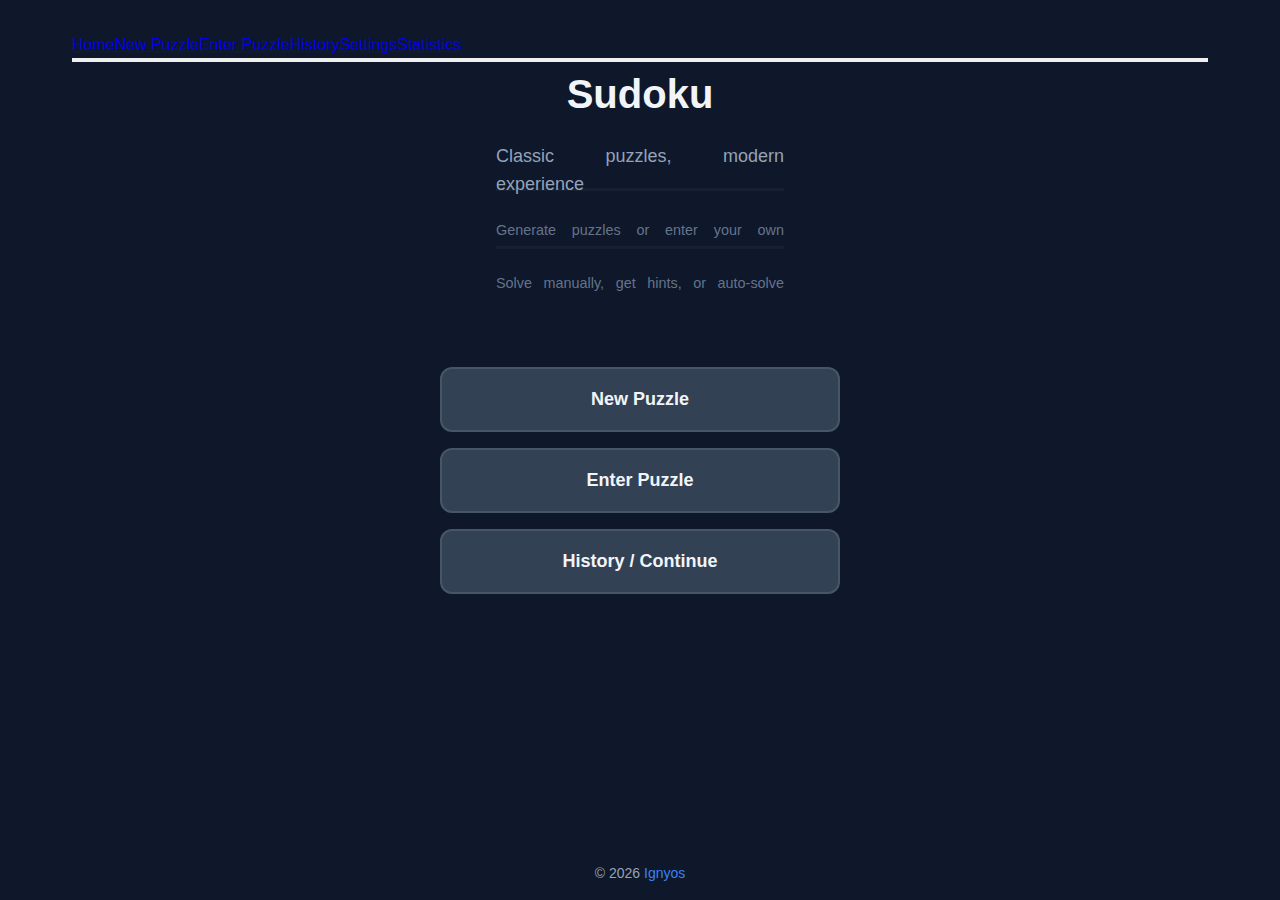
<file: index.html>
<!DOCTYPE html>
<html lang="en">
<head>
    <meta charset="UTF-8">
    <meta name="viewport" content="width=device-width, initial-scale=1.0">
    <meta name="description" content="Sudoku - Play, solve, and master sudoku puzzles">
    <title>Sudoku</title>
    <link rel="stylesheet" href="css/style.css">
    <link rel="stylesheet" href="css/responsive.css">
</head>
<body>
    <div class="container">
        <header>
            <h1>Sudoku</h1>
            <div class="subtitle-grid">
                <p class="subtitle">Classic puzzles, modern experience</p>
                <p class="subtitle-detail" style="padding-bottom: 1.5em;">Generate puzzles or enter your own</p>
                <p class="subtitle-detail">Solve manually, get hints, or auto-solve</p>
            </div>
        </header>

        <main>
            <!-- Landing Page / Menu -->
            <div class="landing-page">
                <div class="landing-content">
                    <div class="action-buttons">
                        <button class="action-button" id="newGameBtn">New Puzzle</button>
                        <button class="action-button" id="enterPuzzleBtn">Enter Puzzle</button>
                        <button class="action-button" id="historyBtn">History / Continue</button>
                    </div>
                </div>
            </div>

            <!-- New Game Modal -->
            <div class="modal" id="newGameModal" style="display: none;">
                <div class="modal-content modal-small">
                    <div class="modal-header">
                        <h2>New Game</h2>
                        <button class="modal-close" id="closeNewGameBtn">&times;</button>
                    </div>
                    <div class="modal-body">
                        <p class="modal-description">Choose a difficulty level</p>
                        <div class="difficulty-options">
                            <button class="difficulty-option" data-difficulty="beginner">
                                <span class="difficulty-name">Beginner</span>
                                <span class="difficulty-desc">46-50 clues</span>
                            </button>
                            <button class="difficulty-option" data-difficulty="easy">
                                <span class="difficulty-name">Easy</span>
                                <span class="difficulty-desc">40-44 clues</span>
                            </button>
                            <button class="difficulty-option" data-difficulty="medium">
                                <span class="difficulty-name">Medium</span>
                                <span class="difficulty-desc">32-37 clues</span>
                            </button>
                            <button class="difficulty-option" data-difficulty="hard">
                                <span class="difficulty-name">Hard</span>
                                <span class="difficulty-desc">28-31 clues</span>
                            </button>
                            <button class="difficulty-option" data-difficulty="expert">
                                <span class="difficulty-name">Expert</span>
                                <span class="difficulty-desc">22-26 clues</span>
                            </button>
                            <button class="difficulty-option" data-difficulty="master">
                                <span class="difficulty-name">Master</span>
                                <span class="difficulty-desc">18-21 clues</span>
                            </button>
                        </div>
                    </div>
                </div>
            </div>
        </main>
    </div>

    <footer class="site-footer">
        <p class="footer-content">&copy; 2026 <a href="https://ignyos.com" target="_blank">Ignyos</a></p>
    </footer>

    <script src="js/utils.js"></script>
    <script src="js/validator.js"></script>
    <script src="js/solver.js"></script>
    <script src="js/generator.js"></script>
    <script src="js/storage.js"></script>
    <script src="js/menu.js"></script>
    <script src="js/nav.js"></script>
</body>
</html>
</file>
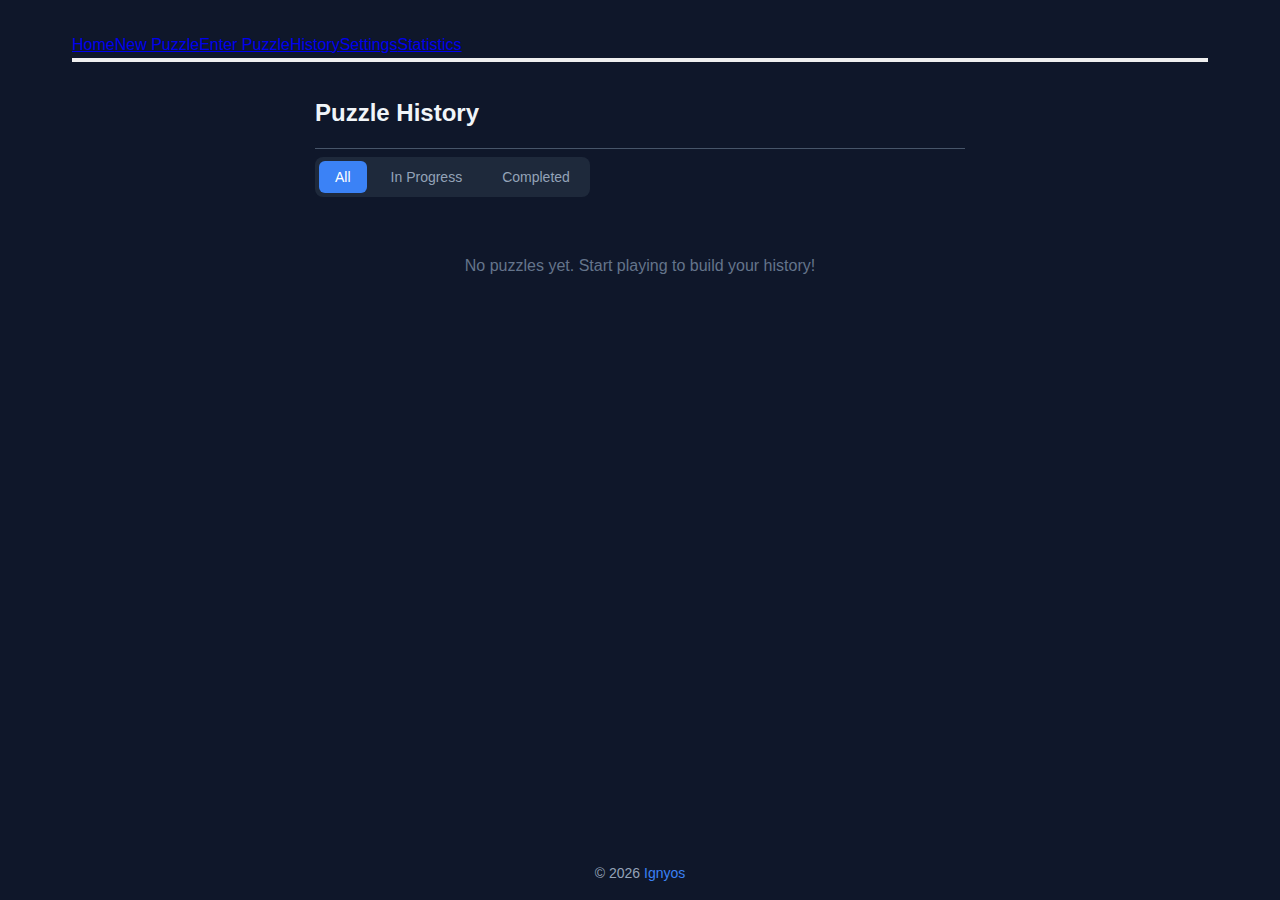
<file: history.html>
<!DOCTYPE html>
<html lang="en">
<head>
    <meta charset="UTF-8">
    <meta name="viewport" content="width=device-width, initial-scale=1.0">
    <meta name="description" content="Sudoku - Puzzle History">
    <meta name="theme-color" content="#2563eb">
    <title>History - Sudoku</title>
    <link rel="manifest" href="manifest.json">
    <link rel="apple-touch-icon" href="icons/icon-192.png">
    <link rel="stylesheet" href="css/style.css">
    <link rel="stylesheet" href="css/responsive.css">
</head>
<body>
    <div class="container">
        <main>
            <div class="history-page">
                <!-- Header Bar -->
                <div class="page-header">
                    <div class="page-info">
                        <h2>Puzzle History</h2>
                    </div>
                </div>

                <!-- Filter Controls -->
                <div class="history-controls">
                    <div class="history-filters">
                        <button class="filter-btn active" data-filter="all">All</button>
                        <button class="filter-btn" data-filter="in-progress">In Progress</button>
                        <button class="filter-btn" data-filter="completed">Completed</button>
                    </div>
                </div>

                <!-- History List -->
                <div class="history-list" id="historyList">
                    <!-- Populated by JavaScript -->
                </div>
            </div>
        </main>
    </div>

    <!-- Delete Puzzle Confirmation Modal -->
    <div id="deletePuzzleModal" class="modal" style="display: none;">
        <div class="modal-content">
            <h2>Delete Puzzle?</h2>
            <p>Are you sure you want to delete this puzzle? This action cannot be undone.</p>
            
            <div class="modal-actions">
                <button id="cancelDeleteBtn" class="modal-btn secondary">Cancel</button>
                <button id="confirmDeleteBtn" class="modal-btn primary">Delete</button>
            </div>
        </div>
    </div>

    <footer class="site-footer">
        <p class="footer-content">&copy; 2026 <a href="https://ignyos.com" target="_blank">Ignyos</a></p>
    </footer>

    <script src="js/utils.js"></script>
    <script src="js/storage.js"></script>
    <script src="js/history.js"></script>
    <script src="js/nav.js"></script>
    <script src="js/sw-register.js"></script>
</body>
</html>
</file>
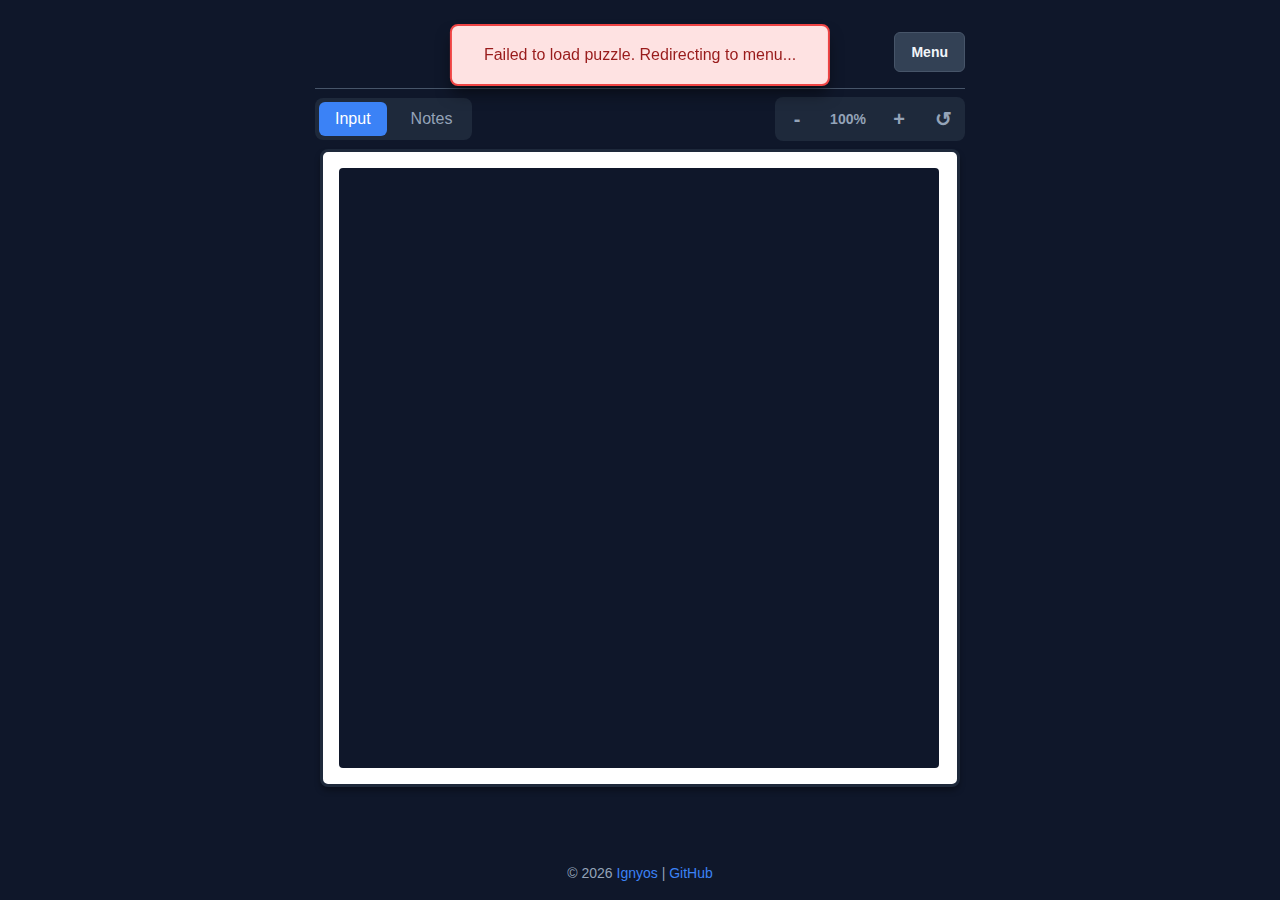
<file: play.html>
<!DOCTYPE html>
<html lang="en">
<head>
    <meta charset="UTF-8">
    <meta name="viewport" content="width=device-width, initial-scale=1.0">
    <meta name="description" content="Sudoku - Play and solve puzzles">
    <title>Play - Sudoku</title>
    <link rel="stylesheet" href="css/style.css">
    <link rel="stylesheet" href="css/responsive.css">
</head>
<body>
    <div class="container">
        <main>
            <!-- Game Area -->
            <div class="game-area">
                <div class="game-header">
                    <div class="game-info">
                        <span class="game-mode" id="gameMode"></span>
                        <span class="difficulty-badge" id="difficultyBadge" style="display: none;"></span>
                    </div>
                    <a href="index.html" class="menu-btn">Menu</a>
                </div>

                <div class="controls-top">
                    <div class="left-controls">
                        <div class="mode-toggle">
                            <button id="inputModeBtn" class="mode-btn active" title="Input numbers">Input</button>
                            <button id="notesModeBtn" class="mode-btn" title="Add pencil marks">Notes</button>
                        </div>
                    </div>
                    
                    <div class="zoom-controls">
                        <button id="zoomOutBtn" class="zoom-btn" title="Zoom out">-</button>
                        <span id="zoomLevel" class="zoom-level">100%</span>
                        <button id="zoomInBtn" class="zoom-btn" title="Zoom in">+</button>
                        <button id="zoomResetBtn" class="zoom-btn" title="Reset zoom">↺</button>
                    </div>
                </div>

                <div class="grid-container" id="gridContainer">
                    <div class="grid-wrapper" id="gridWrapper">
                        <canvas id="sudokuCanvas" class="sudoku-canvas"></canvas>
                    </div>
                </div>

                <div class="controls-bottom" id="controlsBottom">
                    <!-- Entry Mode Buttons -->
                    <button id="doneEditingBtn" class="action-btn primary-btn" style="display: none;">Done Editing</button>
                    <button id="clearGridBtn" class="action-btn secondary-btn" style="display: none;">Clear</button>
                    
                    <!-- Playing Mode Buttons -->
                    <button id="getHintBtn" class="action-btn secondary-btn" style="display: none;">Get Hint</button>
                    <button id="solvePuzzleBtn" class="action-btn secondary-btn" style="display: none;">Solve Puzzle</button>
                    <button id="editPuzzleBtn" class="action-btn secondary-btn" style="display: none;">Edit Puzzle</button>
                </div>

                <div class="status-message" id="statusMessage"></div>
            </div>
        </main>
    </div>

    <!-- Finalize Puzzle Modal -->
    <div id="finalizePuzzleModal" class="modal" style="display: none;">
        <div class="modal-content">
            <h2>Finalize Puzzle</h2>
            <p>This will lock the entered numbers as givens and enable solving mode.</p>
            
            <div id="validationStatus" class="validation-status">
                <p>Validating puzzle...</p>
            </div>
            
            <div class="modal-actions">
                <button id="cancelFinalizeBtn" class="modal-btn secondary">Cancel</button>
                <button id="confirmFinalizeBtn" class="modal-btn primary" disabled>Lock Puzzle</button>
            </div>
        </div>
    </div>

    <!-- Edit Puzzle Confirmation Modal -->
    <div id="editPuzzleModal" class="modal" style="display: none;">
        <div class="modal-content">
            <h2>Unlock Puzzle for Editing?</h2>
            <p>This will clear your solving progress and return to entry mode. The original puzzle layout will be restored for editing.</p>
            
            <div class="modal-actions">
                <button id="cancelEditBtn" class="modal-btn secondary">Cancel</button>
                <button id="confirmEditBtn" class="modal-btn primary">Unlock Puzzle</button>
            </div>
        </div>
    </div>

    <footer class="site-footer">
        <p class="footer-content">&copy; 2026 <a href="https://ignyos.com" target="_blank">Ignyos</a> | <a href="https://github.com/Ignyos/Sudoku" target="_blank">GitHub</a></p>
    </footer>

    <script src="js/utils.js"></script>
    <script src="js/validator.js"></script>
    <script src="js/solver.js"></script>
    <script src="js/generator.js"></script>
    <script src="js/storage.js"></script>
    <script src="js/grid.js"></script>
    <script src="js/play.js"></script>
</body>
</html>
</file>
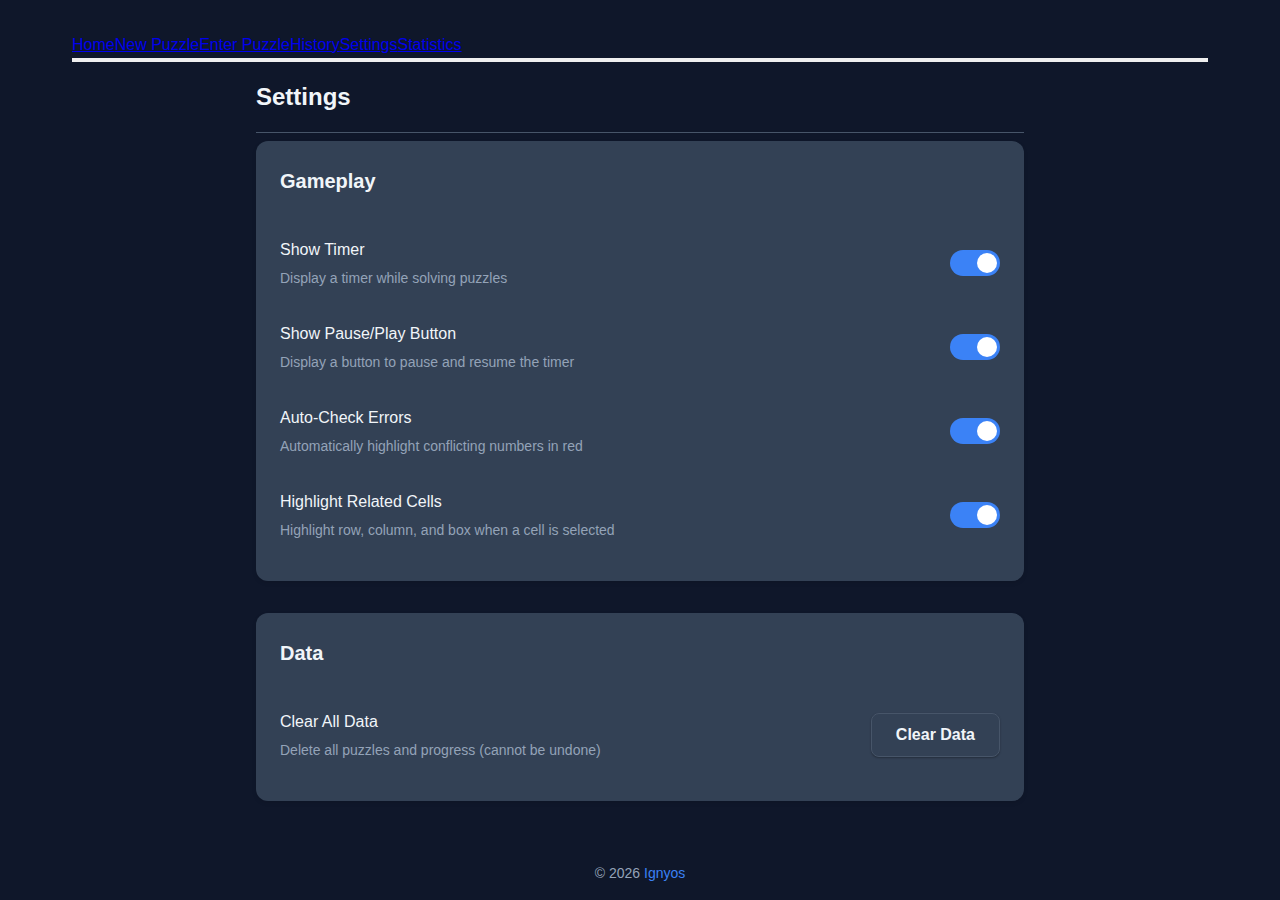
<file: settings.html>
<!DOCTYPE html>
<html lang="en">
<head>
    <meta charset="UTF-8">
    <meta name="viewport" content="width=device-width, initial-scale=1.0">
    <meta name="description" content="Sudoku - Settings & Preferences">
    <meta name="theme-color" content="#2563eb">
    <title>Settings - Sudoku</title>
    <link rel="manifest" href="manifest.json">
    <link rel="apple-touch-icon" href="icons/icon-192.png">
    <link rel="stylesheet" href="css/style.css">
    <link rel="stylesheet" href="css/responsive.css">
</head>
<body>
    <div class="container">
        <main>
            <div class="settings-page">
                <!-- Header Bar -->
                <div class="page-header">
                    <div class="page-info">
                        <h2>Settings</h2>
                    </div>
                </div>

                <!-- Settings Content -->
                <div class="settings-content">
                    <div class="settings-section">
                        <h3>Gameplay</h3>
                        
                        <div class="setting-item">
                            <div class="setting-info">
                                <div class="setting-label">Show Timer</div>
                                <div class="setting-description">Display a timer while solving puzzles</div>
                            </div>
                            <label class="toggle-switch">
                                <input type="checkbox" id="showTimer" checked>
                                <span class="toggle-slider"></span>
                            </label>
                        </div>

                        <div class="setting-item">
                            <div class="setting-info">
                                <div class="setting-label">Show Pause/Play Button</div>
                                <div class="setting-description">Display a button to pause and resume the timer</div>
                            </div>
                            <label class="toggle-switch">
                                <input type="checkbox" id="showPauseButton" checked>
                                <span class="toggle-slider"></span>
                            </label>
                        </div>

                        <div class="setting-item">
                            <div class="setting-info">
                                <div class="setting-label">Auto-Check Errors</div>
                                <div class="setting-description">Automatically highlight conflicting numbers in red</div>
                            </div>
                            <label class="toggle-switch">
                                <input type="checkbox" id="autoCheckErrors" checked>
                                <span class="toggle-slider"></span>
                            </label>
                        </div>

                        <div class="setting-item">
                            <div class="setting-info">
                                <div class="setting-label">Highlight Related Cells</div>
                                <div class="setting-description">Highlight row, column, and box when a cell is selected</div>
                            </div>
                            <label class="toggle-switch">
                                <input type="checkbox" id="highlightRelated" checked>
                                <span class="toggle-slider"></span>
                            </label>
                        </div>
                    </div>

                    <div class="settings-section">
                        <h3>Data</h3>
                        
                        <div class="setting-item">
                            <div class="setting-info">
                                <div class="setting-label">Clear All Data</div>
                                <div class="setting-description">Delete all puzzles and progress (cannot be undone)</div>
                            </div>
                            <button id="clearDataBtn" class="action-btn secondary-btn">Clear Data</button>
                        </div>
                    </div>
                </div>
            </div>
        </main>
    </div>

    <!-- Clear Data Confirmation Modal -->
    <div id="clearDataModal" class="modal" style="display: none;">
        <div class="modal-content">
            <h2>Clear All Data?</h2>
            <p>This will delete all your saved puzzles and progress. This action cannot be undone.</p>
            <p><strong>Are you sure you want to continue?</strong></p>
            
            <div class="modal-actions">
                <button id="cancelClearBtn" class="modal-btn secondary">Cancel</button>
                <button id="confirmClearBtn" class="modal-btn primary">Clear All Data</button>
            </div>
        </div>
    </div>

    <footer class="site-footer">
        <p class="footer-content">&copy; 2026 <a href="https://ignyos.com" target="_blank">Ignyos</a></p>
    </footer>

    <script src="js/utils.js"></script>
    <script src="js/storage.js"></script>
    <script src="js/settings.js"></script>
    <script src="js/nav.js"></script>
    <script src="js/sw-register.js"></script>
</body>
</html>
</file>
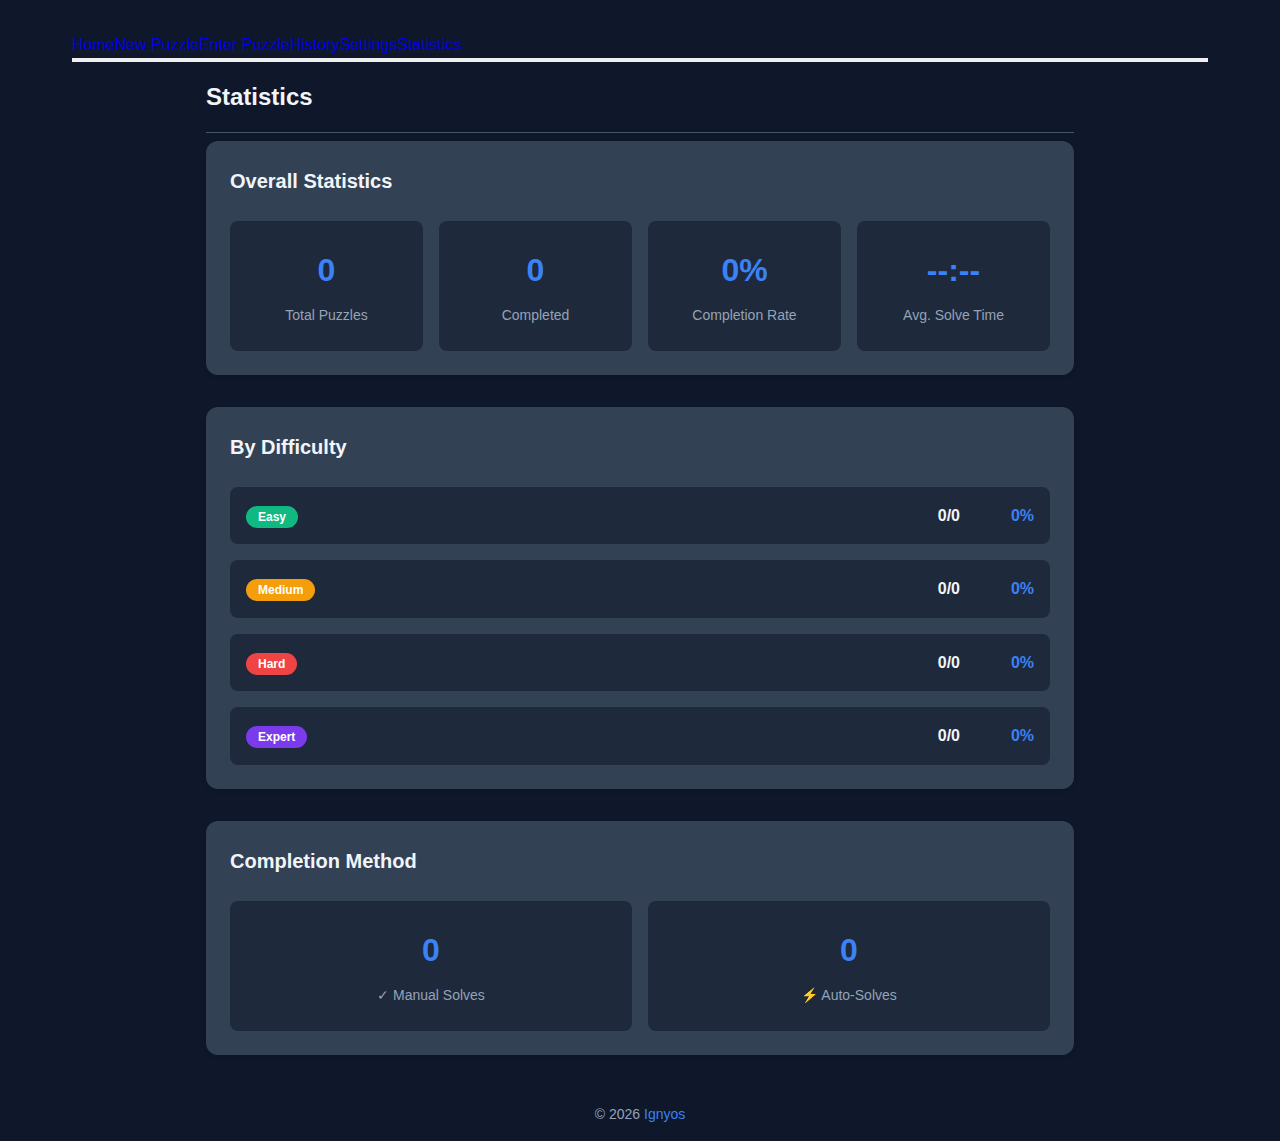
<file: stats.html>
<!DOCTYPE html>
<html lang="en">
<head>
    <meta charset="UTF-8">
    <meta name="viewport" content="width=device-width, initial-scale=1.0">
    <meta name="description" content="Sudoku - Statistics & Progress">
    <title>Sudoku - Statistics</title>
    <link rel="stylesheet" href="css/style.css">
    <link rel="stylesheet" href="css/responsive.css">
</head>
<body>
    <div class="container">
        <main>
            <div class="stats-page">
                <!-- Header Bar -->
                <div class="page-header">
                    <div class="page-info">
                        <h2>Statistics</h2>
                    </div>
                </div>

                <!-- Stats Content -->
                <div class="stats-content">
                    <!-- Overall Stats -->
                    <div class="stats-section">
                        <h3>Overall Statistics</h3>
                        <div class="stats-grid">
                            <div class="stat-card">
                                <div class="stat-value" id="totalPuzzles">0</div>
                                <div class="stat-label">Total Puzzles</div>
                            </div>
                            <div class="stat-card">
                                <div class="stat-value" id="completedPuzzles">0</div>
                                <div class="stat-label">Completed</div>
                            </div>
                            <div class="stat-card">
                                <div class="stat-value" id="completionRate">0%</div>
                                <div class="stat-label">Completion Rate</div>
                            </div>
                            <div class="stat-card">
                                <div class="stat-value" id="averageTime">--:--</div>
                                <div class="stat-label">Avg. Solve Time</div>
                            </div>
                        </div>
                    </div>

                    <!-- By Difficulty -->
                    <div class="stats-section">
                        <h3>By Difficulty</h3>
                        <div class="difficulty-stats" id="difficultyStats">
                            <!-- Populated by JavaScript -->
                        </div>
                    </div>

                    <!-- Solve Method -->
                    <div class="stats-section">
                        <h3>Completion Method</h3>
                        <div class="stats-grid">
                            <div class="stat-card">
                                <div class="stat-value" id="manualSolves">0</div>
                                <div class="stat-label">✓ Manual Solves</div>
                            </div>
                            <div class="stat-card">
                                <div class="stat-value" id="autoSolves">0</div>
                                <div class="stat-label">⚡ Auto-Solves</div>
                            </div>
                        </div>
                    </div>
                </div>
            </div>
        </main>
    </div>

    <footer class="site-footer">
        <p class="footer-content">&copy; 2026 <a href="https://ignyos.com" target="_blank">Ignyos</a></p>
    </footer>

    <script src="js/utils.js"></script>
    <script src="js/storage.js"></script>
    <script src="js/stats.js"></script>
    <script src="js/nav.js"></script>
</body>
</html>
</file>
<file: css/responsive.css>
/* ===========================
   Mobile & Tablet Styles
   =========================== */

/* Tablet and below */
@media (max-width: 768px) {
    .container {
        padding: 1rem;
    }

    header h1 {
        font-size: 2rem;
    }

    .subtitle {
        font-size: 1rem;
    }

    main {
        padding: 1.5rem;
    }

    .controls-top {
        flex-direction: column;
        align-items: stretch;
    }

    .mode-toggle,
    .zoom-controls {
        justify-content: center;
        width: 100%;
    }

    .grid-container {
        max-width: 100%;
        padding: 0.75rem;
    }

    .grid-wrapper {
        height: 500px;
    }

    .controls-bottom {
        flex-direction: column;
        gap: 0.75rem;
    }

    .action-btn {
        width: 100%;
    }
}

/* Mobile */
@media (max-width: 480px) {
    .container {
        padding: 0.5rem;
    }

    header h1 {
        font-size: 1.75rem;
    }

    .subtitle {
        font-size: 0.875rem;
    }

    main {
        padding: 1rem;
        border-radius: 8px;
    }

    .mode-btn {
        padding: 0.5rem 0.75rem;
        font-size: 0.875rem;
    }

    .mode-label {
        display: none;
    }

    .zoom-btn {
        width: 32px;
        height: 32px;
        font-size: 1rem;
    }

    .zoom-level {
        font-size: 0.75rem;
        min-width: 45px;
    }

    .grid-container {
     grid-wrapper {
        height: 400px
    }

    .cell {
        font-size: clamp(1rem, 5vw, 1.5rem);
    }

    .action-btn {
        padding: 0.625rem 1rem;
        font-size: 0.875rem;
    }

    footer {
        padding: 1rem;
        font-size: 0.75rem;
    }
}

/* Large screens */
@media (min-width: 1200px) {
    .grid-container {
        max-width: 750px;
    }

    .grid-wrapper {
        height: 700px;
    }
}

/* Touch device optimizations */
@media (hover: none) and (pointer: coarse) {
    .mode-btn,
    .zoom-btn,
    .action-btn {
        /* Ensure minimum touch target size */
        min-height: 44px;
    }

    /* Remove hover states on touch devices */
    .mode-btn:hover,
    .zoom-btn:hover,
    .action-btn:hover {
        transform: none;
    }
}

/* High DPI displays */
@media (-webkit-min-device-pixel-ratio: 2), (min-resolution: 192dpi) {
    .sudoku-grid {
        border-width: 2px;
    }
    /* Cell border-width handled by canvas scaling */
}

@media (max-width: 768px) {
    main {
        padding: 1rem;
    }

    .controls-top {
        flex-direction: row;
        justify-content: space-between;
    }

    .grid-container {
        max-height: 70vh;
    }
}

/* Print styles */
@media print {
    body {
        background: white;
    }

    .container {
        max-width: 100%;
    }

    header,
    .controls-top,
    .controls-bottom,
    .status-message,
    footer {
        display: none;
    }

    main {
        box-shadow: none;
        padding: 0;
    }

    .grid-container {
        border: 2px solid black;
        box-shadow: none;
        max-width: 100%;
        break-inside: avoid;
    }

    .sudoku-grid {
        border: 2px solid black;
    }

    .cell {
        border: 1px solid #999;
    }

    .cell.solved {
        background: white;
        color: black;
    }

    .grid-wrapper {
        height: auto;
        overflow: visible;
    }
}
</file>
<file: css/style.css>
/* ===========================
   CSS Reset & Base Styles
   =========================== */
* {
    margin: 0;
    padding: 0;
    box-sizing: border-box;
}

:root {
    --primary-color: #3b82f6;
    --primary-hover: #2563eb;
    --secondary-color: #64748b;
    --success-color: #10b981;
    --error-color: #ef4444;
    --warning-color: #f59e0b;
    
    /* Dark mode colors */
    --bg-color: #0f172a;
    --container-bg: #1e293b;
    --grid-bg: #ffffff;
    --cell-bg: #ffffff;
    --cell-hover: #fef9e7;
    --cell-selected: #dbeafe;
    --cell-locked: #f8fafc;
    --cell-solved: #d1fae5;
    --cell-invalid: #fee2e2;
    
    --border-light: #e2e8f0;
    --border-medium: #cbd5e1;
    --border-dark: #1e293b;
    
    /* Dark UI text colors */
    --text-primary: #f1f5f9;
    --text-secondary: #94a3b8;
    --text-muted: #64748b;
    
    /* Dark UI backgrounds */
    --card-bg: #334155;
    --card-border: #475569;
    --input-bg: #1e293b;
    --hover-bg: #475569;
    
    --shadow-sm: 0 1px 2px 0 rgb(0 0 0 / 0.3);
    --shadow-md: 0 4px 6px -1px rgb(0 0 0 / 0.4);
    --shadow-lg: 0 10px 15px -3px rgb(0 0 0 / 0.5);
    
    --transition-fast: 150ms ease-in-out;
    --transition-normal: 250ms ease-in-out;
}

body {
    font-family: -apple-system, BlinkMacSystemFont, 'Segoe UI', Roboto, 'Helvetica Neue', Arial, sans-serif;
    background: var(--bg-color);
    color: var(--text-primary);
    line-height: 1.6;
    min-height: 100vh;
    display: flex;
    flex-direction: column;
}

/* ===========================
   Layout Container
   =========================== */
.container {
    max-width: 1200px;
    margin: 0 auto;
    padding: 2rem 2rem 1rem 2rem;
    width: 100%;
    flex: 1;
    display: flex;
    flex-direction: column;
}

/* ===========================
   Header
   =========================== */
header {
    text-align: center;
    margin-bottom: 2rem;
    position: relative;
}

header h1 {
    font-size: 2.5rem;
    font-weight: 700;
    color: var(--text-primary);
    margin-bottom: 0.5rem;
}

.header-links {
    position: absolute;
    top: 0;
    right: 1rem;
}

.header-link {
    display: inline-flex;
    align-items: center;
    justify-content: center;
    width: 40px;
    height: 40px;
    font-size: 1.5rem;
    color: var(--text-secondary);
    text-decoration: none;
    border-radius: 8px;
    transition: var(--transition-fast);
    filter: grayscale(100%);
}

.header-link:hover {
    background: var(--hover-bg);
    color: var(--primary-color);
    filter: grayscale(0%);
}

.subtitle-grid {
    display: flex;
    flex-direction: column;
    gap: 0;
    width: 320px;
    max-width: 90%;
    margin: 0 auto;
    position: relative;
}

.subtitle-grid::before {
    content: '';
    position: absolute;
    top: 0;
    left: 50%;
    transform: translateX(-50%);
    width: 90%;
    height: 100%;
    background-image: 
        linear-gradient(to bottom, transparent 32%, var(--border-dark) 32%, var(--border-dark) 34%, transparent 34%),
        linear-gradient(to bottom, transparent 66%, var(--border-dark) 66%, var(--border-dark) 68%, transparent 68%);
    opacity: 0.5;
    pointer-events: none;
    z-index: 0;
}

.subtitle {
    font-size: 1.125rem;
    color: var(--text-secondary);
    margin-bottom: 0.25rem;
    padding: 0.5rem 1rem;
    position: relative;
    z-index: 1;
    text-align: justify;
    text-align-last: justify;
}

.subtitle-detail {
    font-size: 0.9rem;
    color: var(--text-muted);
    padding: 0.5rem 1rem;
    position: relative;
    z-index: 1;
    text-align: justify;
    text-align-last: justify;
}

/* ===========================
   Main Content
   =========================== */
main {
    flex: 1;
}

/* ===========================
   Landing Page
   =========================== */
.landing-page {
    text-align: center;
    padding: 2rem 0;
}

.landing-content h2 {
    font-size: 1.75rem;
    margin-bottom: 2rem;
    color: var(--text-primary);
}

.action-buttons {
    display: flex;
    flex-direction: column;
    gap: 1rem;
    max-width: 400px;
    margin: 0 auto;
}

.action-button {
    background: var(--card-bg);
    color: var(--text-primary);
    border: 2px solid var(--card-border);
    border-radius: 12px;
    padding: 1.25rem 2rem;
    font-size: 1.125rem;
    font-weight: 600;
    cursor: pointer;
    transition: var(--transition-normal);
    text-align: center;
}

.action-button-link {
    text-decoration: none;
    display: block;
}

.action-button:hover {
    background: var(--hover-bg);
    border-color: var(--primary-color);
    color: var(--primary-color);
    transform: translateY(-2px);
    box-shadow: var(--shadow-md);
}

.action-button:active {
    transform: translateY(0);
}

/* ===========================
   Page Header (shared layout)
   =========================== */
.page-header {
    display: flex;
    justify-content: space-between;
    align-items: center;
    margin-bottom: .5rem;
    padding-bottom: 1rem;
    border-bottom: 1px solid var(--card-border);
}

.page-info h2 {
    margin: 0;
    font-size: 1.5rem;
    color: var(--text-primary);
}

/* ===========================
   History Page
   =========================== */
.history-page {
    padding: 2rem 0;
    max-width: 650px;
    margin-left: auto;
    margin-right: auto;
}

.history-controls {
    margin-bottom: .5rem;
}

.history-filters {
    display: flex;
    gap: 0.5rem;
    flex-wrap: wrap;
}

/* ===========================
   Modal
   =========================== */
.modal {
    position: fixed;
    top: 0;
    left: 0;
    width: 100%;
    height: 100%;
    background: rgba(0, 0, 0, 0.5);
    display: flex;
    align-items: center;
    justify-content: center;
    z-index: 1000;
}

.modal-content {
    background: var(--container-bg);
    border-radius: 12px;
    box-shadow: var(--shadow-lg);
    max-width: 600px;
    width: 90%;
    max-height: 80vh;
    display: flex;
    flex-direction: column;
    padding: 1.5rem;
}

.modal-content h2 {
    margin: 0 0 1rem 0;
    font-size: 1.5rem;
    color: var(--text-primary);
}

.modal-content p {
    margin: 0 0 1.5rem 0;
    color: var(--text-secondary);
    line-height: 1.6;
}

.modal-actions {
    display: flex;
    justify-content: flex-end;
    gap: 1rem;
    margin-top: 1.5rem;
}

.modal-btn {
    padding: 0.75rem 1.5rem;
    border: none;
    border-radius: 8px;
    font-weight: 600;
    cursor: pointer;
    transition: var(--transition-fast);
    font-size: 1rem;
}

.modal-btn.primary {
    background: var(--primary-color);
    color: white;
}

.modal-btn.primary:hover:not(:disabled) {
    background: var(--primary-hover);
}

.modal-btn.primary:disabled {
    background: var(--border-medium);
    cursor: not-allowed;
    opacity: 0.6;
}

.modal-btn.secondary {
    background: var(--card-bg);
    color: var(--text-primary);
    border: 1px solid var(--card-border);
}

.modal-btn.secondary:hover {
    background: var(--hover-bg);
}

.validation-status {
    background: var(--input-bg);
    border-radius: 8px;
    padding: 1rem;
    margin-bottom: 1rem;
}

.validation-status p {
    margin: 0;
    display: flex;
    align-items: center;
    gap: 0.5rem;
}

.validation-status.success p::before {
    content: '✓';
    color: var(--success-color);
    font-weight: bold;
    font-size: 1.25rem;
}

.validation-status.error p::before {
    content: '✗';
    color: var(--error-color);
    font-weight: bold;
    font-size: 1.25rem;
}

.validation-status.validating p::before {
    content: '⋯';
    color: var(--text-secondary);
    font-size: 1.25rem;
    animation: pulse 1.5s ease-in-out infinite;
}

@keyframes pulse {
    0%, 100% { opacity: 1; }
    50% { opacity: 0.5; }
}

/* Keyboard Shortcuts */
.shortcuts-grid {
    display: grid;
    grid-template-columns: repeat(auto-fit, minmax(250px, 1fr));
    gap: 2rem;
}

.shortcut-section h3 {
    margin: 0 0 1rem 0;
    font-size: 1.125rem;
    color: var(--text-primary);
}

.shortcut-item {
    display: flex;
    align-items: center;
    gap: 0.75rem;
    padding: 0.75rem 0;
    border-bottom: 1px solid var(--border-color);
}

.shortcut-item:last-child {
    border-bottom: none;
}

.shortcut-item span {
    color: var(--text-secondary);
}

kbd {
    display: inline-block;
    padding: 0.25rem 0.5rem;
    background: var(--input-bg);
    border: 1px solid var(--border-color);
    border-radius: 4px;
    font-family: 'Courier New', monospace;
    font-size: 0.875rem;
    font-weight: 600;
    color: var(--text-primary);
    box-shadow: 0 1px 2px rgba(0, 0, 0, 0.1);
}

.modal-header {
    display: flex;
    justify-content: space-between;
    align-items: center;
    padding: 1.5rem;
    border-bottom: 1px solid var(--card-border);
}

.modal-header h2 {
    margin: 0;
    font-size: 1.5rem;
}

.modal-close {
    background: transparent;
    border: none;
    font-size: 2rem;
    color: var(--text-secondary);
    cursor: pointer;
    padding: 0;
    width: 32px;
    height: 32px;
    display: flex;
    align-items: center;
    justify-content: center;
    transition: var(--transition-fast);
}

.modal-close:hover {
    color: var(--text-primary);
}

.modal-body {
    padding: 1.5rem;
    overflow-y: auto;
}

.history-filters {
    display: flex;
    gap: 0.5rem;
    background: var(--input-bg);
    padding: 0.25rem;
    border-radius: 8px;
    width: fit-content;
}

.filter-btn {
    padding: 0.5rem 1rem;
    background: transparent;
    border: none;
    border-radius: 6px;
    cursor: pointer;
    font-size: 0.875rem;
    color: var(--text-secondary);
    transition: var(--transition-fast);
}

.filter-btn:hover {
    background: var(--hover-bg);
}

.filter-btn.active {
    background: var(--primary-color);
    color: white;
}

.history-list {
    display: flex;
    flex-direction: column;
    gap: 0.75rem;
}

.history-item {
    display: flex;
    justify-content: space-between;
    align-items: center;
    padding: 1rem;
    background: var(--card-bg);
    border-radius: 8px;
    transition: var(--transition-fast);
    cursor: pointer;
}

.history-item:hover {
    background: var(--hover-bg);
}

.history-item-info {
    flex: 1;
}

.history-item-title {
    font-weight: 600;
    color: var(--text-primary);
    margin-bottom: 0.25rem;
}

.history-item-meta {
    font-size: 0.75rem;
    color: var(--text-secondary);
}

.history-status {
    font-weight: 600;
}

.history-status.completed {
    color: var(--success-color);
}

.history-status.in-progress {
    color: var(--warning-color);
}

.empty-history {
    text-align: center;
    padding: 3rem 2rem;
    color: var(--text-muted);
    font-size: 1rem;
}

.history-item-actions {
    display: flex;
    gap: 0.5rem;
}

.history-item-btn {
    padding: 0.375rem 0.75rem;
    background: var(--primary-color);
    color: white;
    border: none;
    border-radius: 6px;
    font-size: 0.75rem;
    cursor: pointer;
    transition: var(--transition-fast);
}

.history-item-btn:hover {
    background: var(--primary-hover);
}

.history-item-btn.delete {
    background: var(--error-color);
}

/* ===========================
   New Game Modal
   =========================== */
.modal-small {
    max-width: 400px;
}

.modal-large {
    max-width: 700px;
}

.modal-description {
    color: var(--text-secondary);
    margin-bottom: 1.5rem;
    text-align: center;
}

.difficulty-options {
    display: flex;
    flex-direction: column;
    gap: 0.75rem;
}

.difficulty-option {
    display: flex;
    flex-direction: row;
    align-items: center;
    justify-content: space-between;
    padding: 0.75rem 1.25rem;
    background: var(--card-bg);
    border: 2px solid var(--card-border);
    border-radius: 8px;
    cursor: pointer;
    transition: var(--transition-normal);
    text-align: left;
}

.difficulty-option:hover {
    background: var(--hover-bg);
    border-color: var(--primary-color);
    transform: translateX(4px);
}

.difficulty-option:active {
    transform: translateX(2px);
}

.difficulty-name {
    font-size: 1.125rem;
    font-weight: 600;
    color: var(--text-primary);
}

.difficulty-desc {
    font-size: 0.875rem;
    color: var(--text-muted);
    text-align: right;
}

/* ===========================
   Game Area
   =========================== */
.game-header {
    display: flex;
    justify-content: space-between;
    align-items: center;
    margin-bottom: .5rem;
    padding-bottom: 1rem;
    border-bottom: 1px solid var(--card-border);
    max-width: 650px;
    margin-left: auto;
    margin-right: auto;
}

.header-actions {
    display: flex;
    gap: 0.5rem;
    align-items: center;
}

.icon-btn {
    display: inline-flex;
    align-items: center;
    justify-content: center;
    width: 36px;
    height: 36px;
    padding: 0;
    background: var(--card-bg);
    border: 1px solid var(--card-border);
    border-radius: 6px;
    font-size: 1.25rem;
    font-weight: 700;
    color: var(--text-primary);
    cursor: pointer;
    transition: var(--transition-fast);
}

.icon-btn:hover {
    background: var(--hover-bg);
    border-color: var(--primary-color);
    color: var(--primary-color);
}

#pauseTimerBtn {
    font-size: 1.5rem;
    line-height: 2rem;
}

.game-info {
    display: flex;
    align-items: center;
    gap: 1rem;
}

.game-mode {
    font-size: 1.5rem;
    font-weight: 600;
    color: var(--text-primary);
    margin: 0;
}

.difficulty-badge {
    padding: 0.25rem 0.75rem;
    background: var(--primary-color);
    color: white;
    border-radius: 12px;
    font-size: 0.75rem;
    font-weight: 600;
    text-transform: capitalize;
}

.difficulty-badge.beginner {
    background: #06b6d4;
}

.difficulty-badge.easy {
    background: var(--success-color);
}

.difficulty-badge.medium {
    background: var(--warning-color);
}

.difficulty-badge.hard {
    background: var(--error-color);
}

.difficulty-badge.expert {
    background: #7c3aed;
}

.difficulty-badge.master {
    background: #dc2626;
}

.timer {
    padding: 0.25rem 0.75rem;
    background: var(--input-bg);
    border: 1px solid var(--border-color);
    border-radius: 12px;
    font-size: 0.875rem;
    font-weight: 600;
    font-family: 'Courier New', monospace;
    color: var(--text-primary);
}

.menu-btn {
    padding: 0.5rem 1rem;
    background: var(--card-bg);
    border: 1px solid var(--card-border);
    border-radius: 6px;
    font-size: 0.875rem;
    font-weight: 600;
    color: var(--text-primary);
    cursor: pointer;
    transition: var(--transition-fast);
    text-decoration: none;
}

.menu-btn:hover {
    background: var(--hover-bg);
    border-color: var(--primary-color);
    color: var(--primary-color);
}

/* ===========================
   Top Controls
   =========================== */
.controls-top {
    display: flex;
    justify-content: space-between;
    align-items: center;
    margin-bottom: .5rem;
    gap: 1rem;
    flex-wrap: wrap;
    max-width: 650px;
    margin-right: auto;
    margin-left: auto;
}

.left-controls {
    display: flex;
    align-items: center;
    gap: 1rem;
    flex-wrap: wrap;
}

.puzzle-controls {
    display: flex;
    gap: 0.5rem;
    align-items: center;
}

.mode-toggle {
    display: flex;
    gap: 0.5rem;
    background: var(--input-bg);
    padding: 0.25rem;
    border-radius: 8px;
}

.mode-btn {
    display: flex;
    align-items: center;
    gap: 0.5rem;
    padding: 0.5rem 1rem;
    background: transparent;
    border: none;
    border-radius: 6px;
    cursor: pointer;
    font-size: 1rem;
    color: var(--text-secondary);
    transition: var(--transition-fast);
}

.mode-btn:hover {
    background: var(--hover-bg);
}

.mode-btn.active {
    background: var(--primary-color);
    color: white;
}

.mode-icon {
    font-size: 1.25rem;
}

.action-controls {
    display: flex;
    gap: 0.5rem;
    margin-left: 1rem;
}

.action-btn-small {
    padding: 0.5rem 0.75rem;
    background: var(--input-bg);
    border: 1px solid var(--border-color);
    border-radius: 6px;
    cursor: pointer;
    font-size: 1.25rem;
    color: var(--text-primary);
    transition: var(--transition-fast);
}

.action-btn-small:hover:not(:disabled) {
    background: var(--hover-bg);
    border-color: var(--primary-color);
}

.action-btn-small:disabled {
    opacity: 0.4;
    cursor: not-allowed;
}

.zoom-controls {
    display: flex;
    align-items: center;
    gap: 0.5rem;
    background: var(--input-bg);
    padding: 0.25rem;
    border-radius: 8px;
}

.zoom-btn {
    width: 36px;
    height: 36px;
    background: transparent;
    border: none;
    border-radius: 6px;
    cursor: pointer;
    font-size: 1.25rem;
    font-weight: 600;
    color: var(--text-secondary);
    transition: var(--transition-fast);
    display: flex;
    align-items: center;
    justify-content: center;
}

.zoom-btn:hover {
    background: var(--hover-bg);
    color: var(--primary-color);
}

.zoom-level {
    min-width: 50px;
    text-align: center;
    font-size: 0.875rem;
    font-weight: 600;
    color: var(--text-secondary);
}

/* ===========================
   Grid Container with Frame
   =========================== */
.grid-container {
    position: relative;
    width: 100%;
    max-width: 640px;
    min-width: 640px;
    margin: 0 auto .5rem;
    background: var(--grid-bg);
    border: 3px solid var(--border-dark);
    border-radius: 8px;
    padding: 1rem;
    box-shadow: var(--shadow-md);
}

.grid-wrapper {
    position: relative;
    width: 600px;
    height: 600px;
    overflow: auto;
    background: var(--bg-color);
    border-radius: 4px;
}

.grid-wrapper.zoomed {
    cursor: grab;
}

.grid-wrapper.dragging {
    cursor: grabbing;
}

.grid-wrapper.hint-mode {
    cursor: url('data:image/svg+xml;utf8,<svg xmlns="http://www.w3.org/2000/svg" width="24" height="24" viewBox="0 0 24 24" fill="none" stroke="%23ffd700" stroke-width="2" stroke-linecap="round" stroke-linejoin="round"><path d="M15 14c.2-1 .7-1.7 1.5-2.5 1-.9 1.5-2.2 1.5-3.5A6 6 0 0 0 6 8c0 1 .2 2.2 1.5 3.5.7.7 1.3 1.5 1.5 2.5"/><path d="M9 18h6"/><path d="M10 22h4"/></svg>'), auto;
}

/* ===========================
   Sudoku Canvas
   =========================== */
.sudoku-canvas {
    display: block;
    image-rendering: crisp-edges;
    image-rendering: pixelated;
}

/* Canvas-based grid - cell styling handled in JavaScript */

/* ===========================
   Bottom Controls
   =========================== */
.controls-bottom {
    display: flex;
    justify-content: center;
    gap: 1rem;
    margin-bottom: 1rem;
    flex-wrap: wrap;
}

.action-btn,
.action-btn-small {
    border: none;
    border-radius: 8px;
    font-weight: 600;
    cursor: pointer;
    transition: var(--transition-fast);
    box-shadow: var(--shadow-sm);
}

.action-btn:hover,
.action-btn-small:hover {
    transform: translateY(-1px);
    box-shadow: var(--shadow-md);
}

.action-btn:active,
.action-btn-small:active {
    transform: translateY(0);
}

.action-btn.primary,
.action-btn-small.primary {
    background: var(--primary-color);
    color: white;
}

.action-btn.primary:hover,
.action-btn-small.primary:hover {
    background: var(--primary-hover);
}

.action-btn.primary:disabled,
.action-btn-small.primary:disabled {
    background: var(--border-medium);
    cursor: not-allowed;
    transform: none;
}

.action-btn.secondary,
.action-btn-small.secondary {
    background: var(--card-bg);
    color: var(--text-primary);
    border: 1px solid var(--card-border);
}

.action-btn.secondary:hover,
.action-btn-small.secondary:hover {
    background: var(--hover-bg);
    border-color: var(--primary-color);
}

/* Button sizes */
.action-btn {
    padding: 0.75rem 1.5rem;
    font-size: 1rem;
}

.action-btn-small {
    padding: 0.5rem 1rem;
    font-size: 0.875rem;
}

/* Primary button variant */
.primary-btn {
    background: var(--primary-color);
    color: white;
}

.primary-btn:hover:not(:disabled) {
    background: var(--primary-hover);
}

/* Secondary button variant */
.secondary-btn {
    background: var(--card-bg);
    color: var(--text-primary);
    border: 1px solid var(--card-border);
}

.secondary-btn:hover:not(:disabled) {
    background: var(--hover-bg);
    border-color: var(--primary-color);
}

/* Disabled state for mode buttons */
.mode-btn:disabled {
    opacity: 0.4;
    cursor: not-allowed;
    pointer-events: none;
}

/* ===========================
   Dropdown Menu
   =========================== */
.dropdown {
    position: relative;
    display: inline-block;
    width: 100%;
}

.dropdown-content {
    display: none;
    position: absolute;
    bottom: 100%;
    left: 0;
    right: 0;
    background: var(--container-bg);
    box-shadow: var(--shadow-lg);
    border-radius: 8px;
    overflow: hidden;
    z-index: 1000;
    margin-bottom: 0.25rem;
    border: 1px solid var(--border-medium);
}

.difficulty-dropdown {
    bottom: auto;
    top: 100%;
    margin-bottom: 0;
    margin-top: 0.25rem;
}

.dropdown:hover .dropdown-content,
.dropdown:focus-within .dropdown-content {
    display: block;
}

.dropdown-content a {
    color: var(--text-primary);
    padding: 0.75rem 1rem;
    text-decoration: none;
    display: block;
    transition: var(--transition-fast);
}

.dropdown-content a:hover {
    background: var(--hover-bg);
    color: var(--primary-color);
}

.action-btn.secondary,
.action-btn-small.secondary {
    background: var(--card-bg);
    color: var(--text-primary);
    border: 1px solid var(--card-border);
}

.action-btn.secondary:hover,
.action-btn-small.secondary:hover {
    background: var(--hover-bg);
    border-color: var(--primary-color);
}

/* ===========================
   Status Message (Toast Overlay)
   =========================== */
.status-message {
    position: fixed;
    top: -100px;
    left: 50%;
    transform: translateX(-50%);
    z-index: 2000;
    padding: 1rem 2rem;
    border-radius: 8px;
    text-align: center;
    font-weight: 500;
    max-width: 500px;
    min-width: 300px;
    box-shadow: var(--shadow-lg);
    transition: top 0.4s cubic-bezier(0.68, -0.55, 0.265, 1.55);
    pointer-events: none;
    cursor: pointer;
}

.status-message.show {
    top: 1.5rem;
    pointer-events: auto;
}

.status-message.success {
    background: #d1fae5;
    color: #065f46;
    border: 2px solid #10b981;
}

.status-message.error {
    background: #fee2e2;
    color: #991b1b;
    border: 2px solid #ef4444;
}

.status-message.warning {
    background: #fef3c7;
    color: #92400e;
    border: 2px solid #f59e0b;
}

.status-message.info {
    background: #dbeafe;
    color: #1e40af;
    border: 2px solid #3b82f6;
}

.status-message:empty {
    display: none;
}

/* ===========================
   Settings Page
   =========================== */
.settings-page {
    max-width: 800px;
    margin: 0 auto;
    padding: 1rem;
}

.settings-content {
    display: flex;
    flex-direction: column;
    gap: 2rem;
}

.settings-section {
    background: var(--card-bg);
    border-radius: 12px;
    padding: 1.5rem;
    box-shadow: 0 2px 4px rgba(0, 0, 0, 0.1);
}

.settings-section h3 {
    margin: 0 0 1.5rem 0;
    font-size: 1.25rem;
    color: var(--text-primary);
}

.setting-item {
    display: flex;
    align-items: center;
    justify-content: space-between;
    padding: 1rem 0;
    border-bottom: 1px solid var(--border-color);
}

.setting-item:last-child {
    border-bottom: none;
}

.setting-info {
    flex: 1;
}

.setting-label {
    font-size: 1rem;
    font-weight: 500;
    color: var(--text-primary);
    margin-bottom: 0.25rem;
}

.setting-description {
    font-size: 0.875rem;
    color: var(--text-secondary);
}

.toggle-switch {
    position: relative;
    display: inline-block;
    width: 50px;
    height: 26px;
}

.toggle-switch input {
    opacity: 0;
    width: 0;
    height: 0;
}

.toggle-slider {
    position: absolute;
    cursor: pointer;
    top: 0;
    left: 0;
    right: 0;
    bottom: 0;
    background-color: #cbd5e1;
    transition: 0.3s;
    border-radius: 34px;
}

.toggle-slider:before {
    position: absolute;
    content: "";
    height: 20px;
    width: 20px;
    left: 3px;
    bottom: 3px;
    background-color: white;
    transition: 0.3s;
    border-radius: 50%;
}

.toggle-switch input:checked + .toggle-slider {
    background-color: var(--primary-color);
}

.toggle-switch input:checked + .toggle-slider:before {
    transform: translateX(24px);
}

.toggle-switch input:disabled + .toggle-slider {
    opacity: 0.5;
    cursor: not-allowed;
}

/* ===========================
   Statistics Page
   =========================== */
.stats-page {
    max-width: 900px;
    margin: 0 auto;
    padding: 1rem;
}

.stats-content {
    display: flex;
    flex-direction: column;
    gap: 2rem;
}

.stats-section {
    background: var(--card-bg);
    border-radius: 12px;
    padding: 1.5rem;
    box-shadow: 0 2px 4px rgba(0, 0, 0, 0.1);
}

.stats-section h3 {
    margin: 0 0 1.5rem 0;
    font-size: 1.25rem;
    color: var(--text-primary);
}

.stats-grid {
    display: grid;
    grid-template-columns: repeat(auto-fit, minmax(150px, 1fr));
    gap: 1rem;
}

.stat-card {
    background: var(--input-bg);
    border: 1px solid var(--border-color);
    border-radius: 8px;
    padding: 1.5rem 1rem;
    text-align: center;
}

.stat-value {
    font-size: 2rem;
    font-weight: 700;
    color: var(--primary-color);
    margin-bottom: 0.5rem;
}

.stat-label {
    font-size: 0.875rem;
    color: var(--text-secondary);
}

.difficulty-stats {
    display: flex;
    flex-direction: column;
    gap: 1rem;
}

.difficulty-stat-row {
    display: flex;
    justify-content: space-between;
    align-items: center;
    padding: 1rem;
    background: var(--input-bg);
    border: 1px solid var(--border-color);
    border-radius: 8px;
}

.difficulty-stat-name {
    flex: 1;
}

.difficulty-stat-values {
    display: flex;
    gap: 1.5rem;
    align-items: center;
    font-weight: 600;
}

.stat-rate {
    color: var(--primary-color);
    min-width: 50px;
    text-align: right;
}

/* ===========================
   Footer
   =========================== */
.site-footer {
    padding: 1rem 2rem;
    padding-top: none;
    color: var(--text-secondary);
    font-size: 0.875rem;
    width: 100%;
}

.footer-content {
    width: fit-content;
    margin-left: auto;
    margin-right: auto;
}

.site-footer a {
    color: var(--primary-color);
    text-decoration: none;
    transition: var(--transition-fast);
}

.site-footer a:hover {
    text-decoration: underline;
}
</file>
